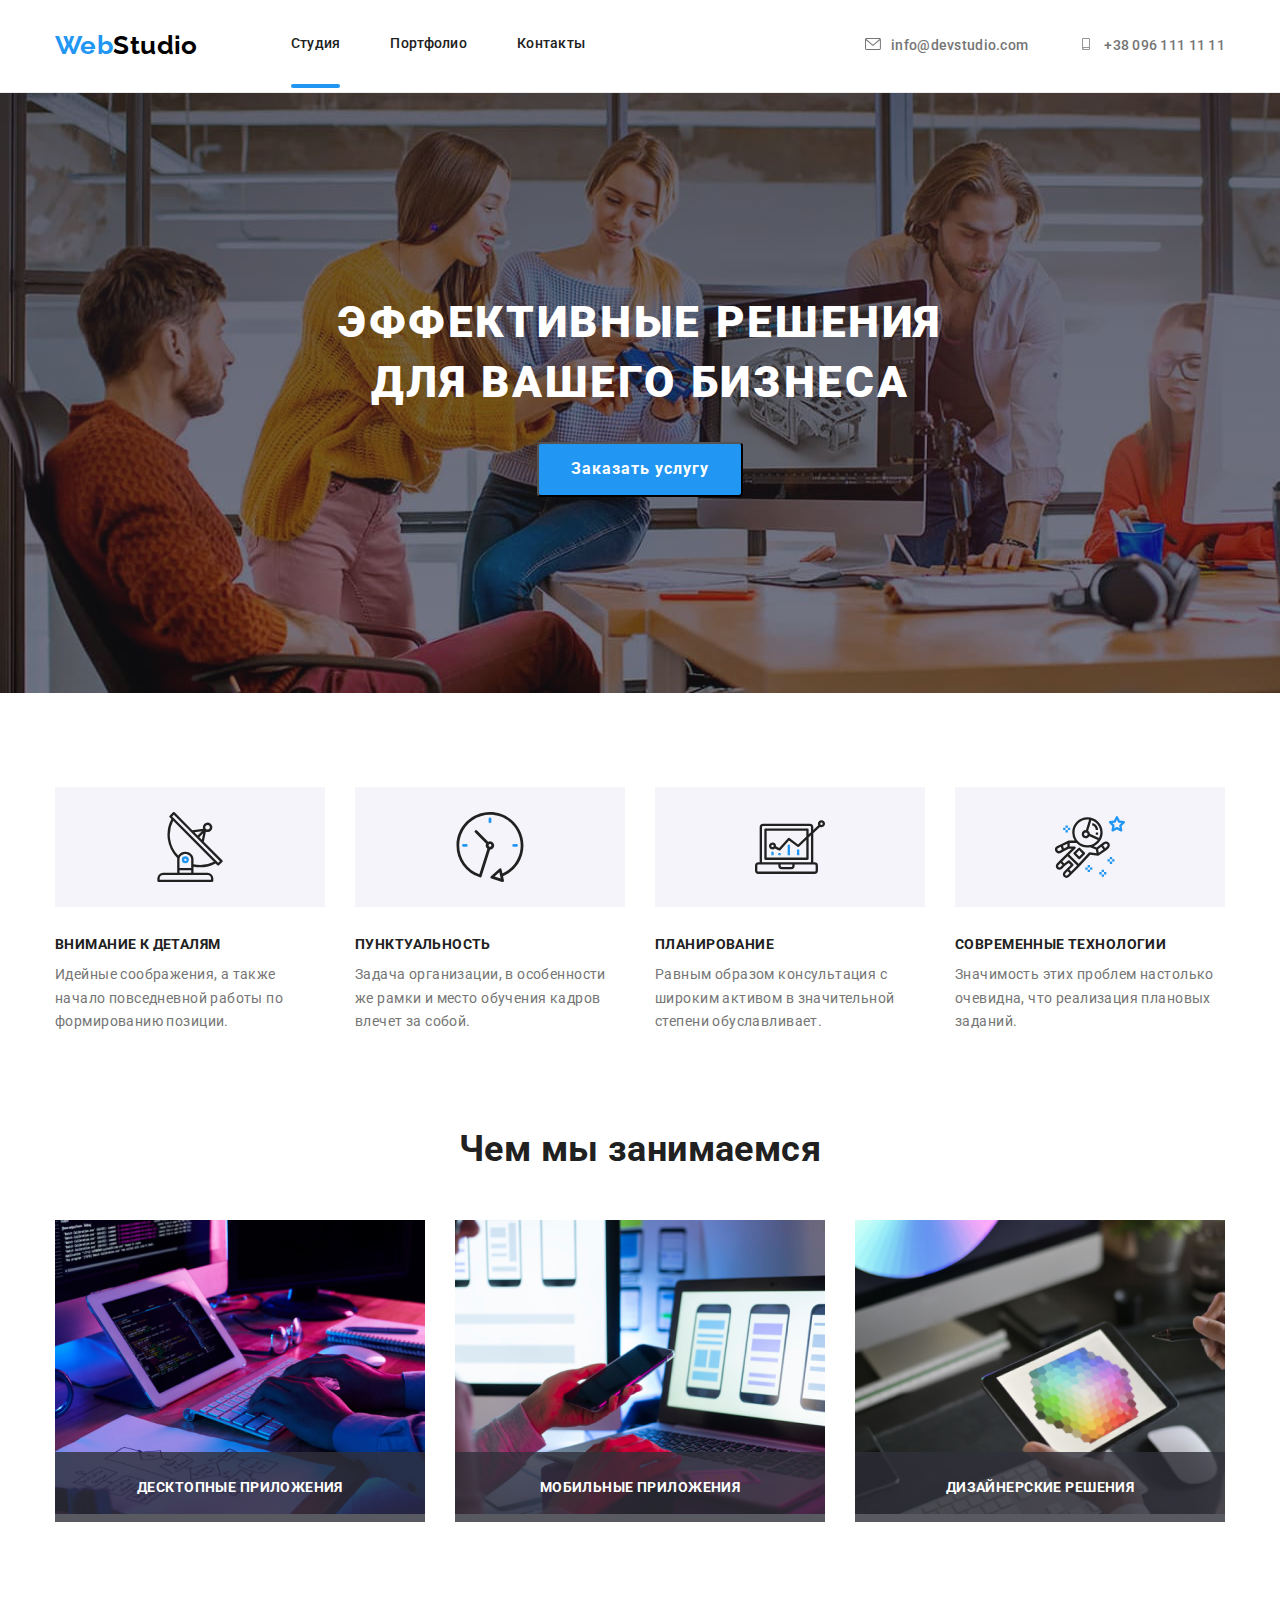
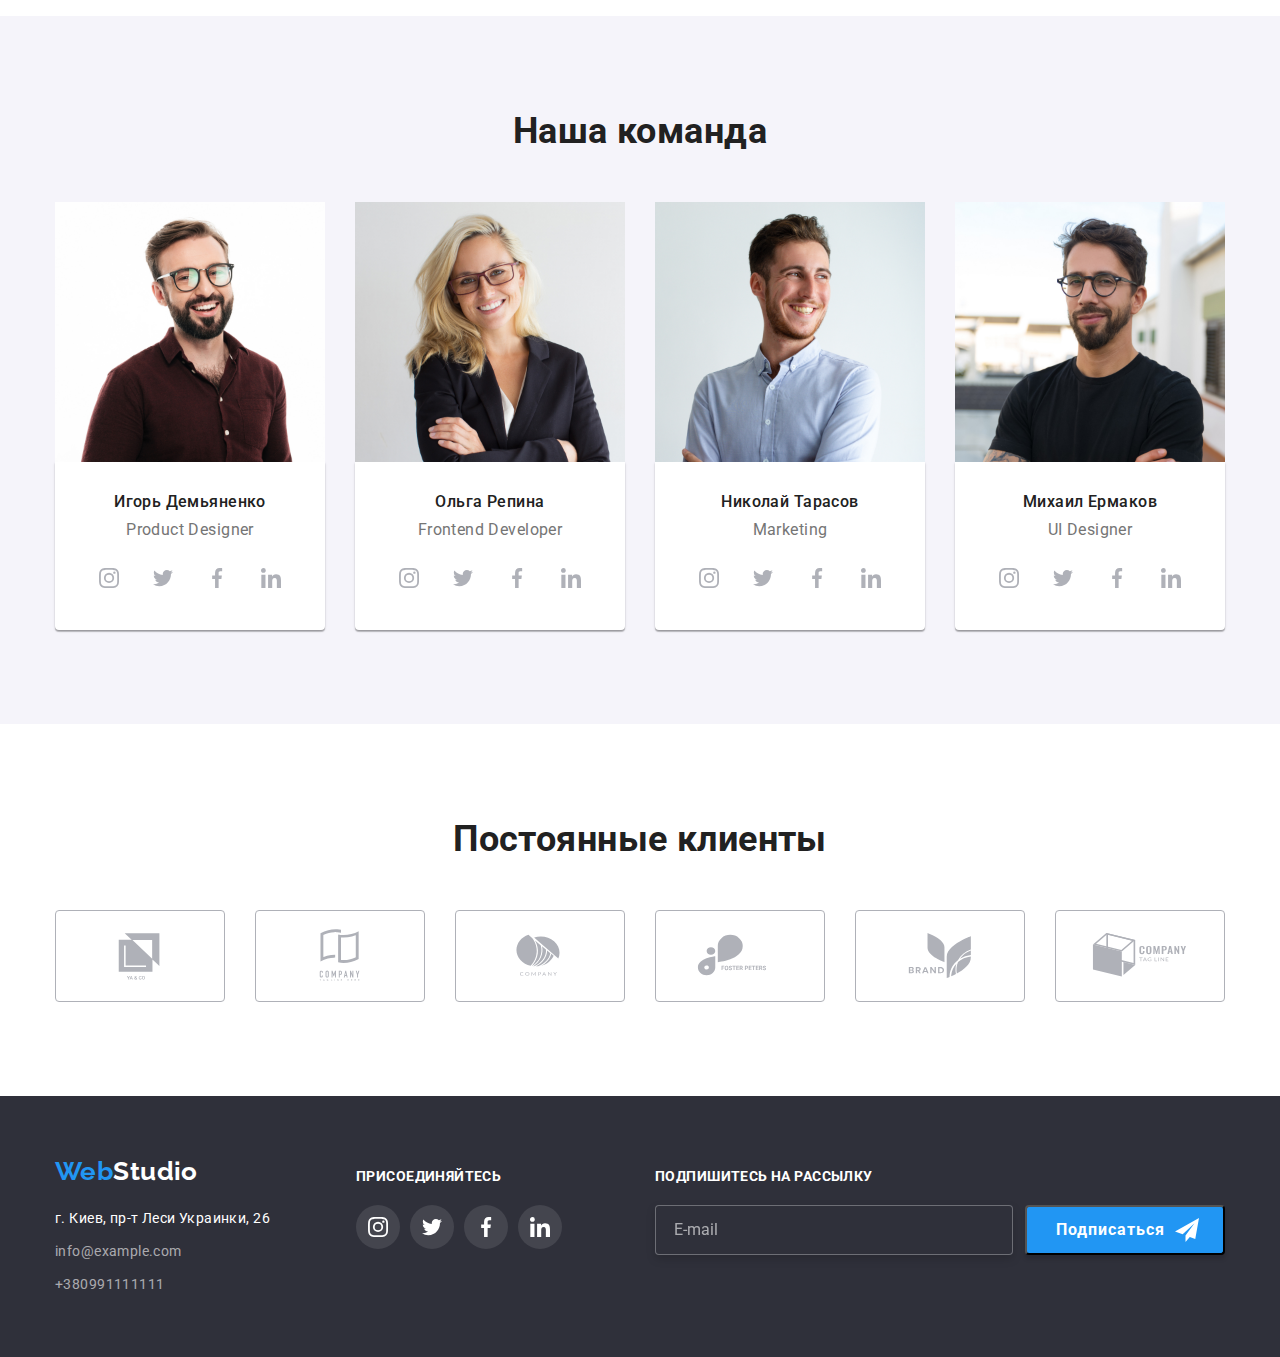
<file: index.html>
<!DOCTYPE html>
<html lang="ru">
<head>
    <meta charset="UTF-8">
    <meta http-equiv="X-UA-Compatible" content="IE=edge">
    <meta name="viewport" content="width=device-width, initial-scale=1.0">
    <title>Document</title>
    <link rel="preconnect" href="https://fonts.googleapis.com">
<link rel="preconnect" href="https://fonts.gstatic.com" crossorigin>
<link href="https://fonts.googleapis.com/css2?family=Raleway:wght@700&family=Roboto:wght@400;500;700;900&display=swap" rel="stylesheet">
 <link rel="stylesheet" href="https://cdnjs.cloudflare.com/ajax/libs/modern-normalize/1.1.0/modern-normalize.min.css">
<link rel="stylesheet" href="./css/main.min.css">
</head>
<body>
       <header class="page-header">
        <div class="container main-nav">
            <nav class="logo">
                <a href="" class="logo__link">
                 <span class="logo2__link">Web</span>Studio
                </a>
               <ul class="site-nav list">
                   <li class="site-nav__item"><a class="site-nav__link site-nav__link--active" href="./index.html">Студия</a></li>
                   <li class="site-nav__item"><a class="site-nav__link" href="./portfolio.html">Портфолио</a></li>
                   <li class="site-nav__item"><a class="site-nav__link" href="">Контакты</a></li>
               </ul>
            </nav>
               <ul class="connection list">
                   <li class="connection__item">
                    <a href="" class="connection__email"><svg class="connection__icon" width="16px" height="12px">
                       <use href="./images/icons.svg#mail-hover"></use>
                   </svg>info@devstudio.com</a></li>
                   <li class="connection__item">
                    <a href="" class="connection__tel"><svg class="connection__icon" width="10px" height="16px">
                        <use href="./images/icons.svg#smartphone"></use>
                    </svg>+38 096 111 11 11</a></li>
               </ul>
        </div>
    </header> 
                
    <main>
    
   <section class="hero section">
       <div class="container">
       <h1 class="hero__title">Эффективные решения<br> для вашего бизнеса</h1>
       <button type="button" class="hero__button" data-modal-open>Заказать услугу</button>
    </div>
    <div class="backdrop is-hidden" data-modal>
        <div class="modal">
            <svg class="modal__icon" height="11px" width="11px">
                <use href="./images/icons.svg#icon-Vector" data-modal-close></use>
            </svg>
        <form class="form">
            <b class="form__title">Оставьте свои данные, мы вам перезвоним</b>
      <div class="form__field">   
            <label for="name" class="form__label">Имя</label>
            <input class="form__input" type="text" name="name" id="name">
            <svg class="form__icon" height="18px" width="18px">
            <use href="./images/icons.svg#icon-person-black-18dp-1"></use>
        </svg></div>
        <div class="form__field">
            <label for="tel" class="form__label">Телефон</label>
            <input class="form__input" type="tel" name="tel" id="tel">
            <svg class="form__icon" height="18px" width="18px">
            <use href="./images/icons.svg#icon-phone-black-18dp-1"></use>
            </svg>
        </div>
        <div class="form__field">
            <label for="email" class="form__label">Почта</label>
            <input class="form__input" type="email" name="email" id="email">
            <svg class="form__icon" height="18px" width="18px">
            <use href="./images/icons.svg#icon-email-black-18dp-1"></use>
            </svg>
        </div>
        <div class="form__field coment-box">
            <label for="coment" class="form__label">Комментарий</label>
            <textarea class="form__coment" name="coment" id="coment" placeholder="Введите текст"></textarea>
         </div>
        <label class="checkbox">
        <input type="checkbox" name="chekc" value="chekc" class="checkbox__form">
        <span class="checkbox__icon"></span>Соглашаюсь с рассылкой и принимаю &nbsp;
        <a href="" class="checkbox__link"> Условия договора</a>
        </label>

        <button class="button-modal" type="submit">Отправить</button>
    </form>
     </div>
</div>
   </section>
  
   <section class="section">
    <div class="container">
    <h2 class="second-title visually-hidden">Принципы</h2>
       <ul class="principlist list">
           <li class="principlist__subtitle">
               <div class="principlist__icon-box">
                   <svg class="principlist__image" height="70px" width="70px">
                   <use href="./images/icons.svg#antenna-1"></use>
               </svg> </div>
               <h3 class="principlist__title">Внимание к деталям</h3>
               <p>Идейные соображения, а также начало повседневной работы по формированию позиции.</p>
            </li>
            <li class="principlist__subtitle">
               <div class="principlist__icon-box">
                <svg class="principlist__image" height="70px" width="70px">
                    <use href="./images/icons.svg#clock-1"></use>
                </svg></div>
                <h3 class="principlist__title">Пунктуальность</h3>
                <p>Задача организации, в особенности же рамки и место обучения кадров влечет за собой.</p>
             </li>
             <li class="principlist__subtitle">
               <div class="principlist__icon-box">
                <svg class="principlist__image" height="70px" width="70px">
                    <use href="./images/icons.svg#diagram-1"></use>
                </svg></div>
                <h3 class="principlist__title">Планирование</h3>
                <p>Равным образом консультация с широким активом в значительной степени обуславливает.</p>
             </li>
             <li class="principlist__subtitle"> 
                <div class="principlist__icon-box">
                <svg class="principlist__image" height="70px" width="70px">
                    <use href="./images/icons.svg#astronaut-1"></use>
                </svg></div>
                 <h3 class="principlist__title">Современные технологии</h3>
                <p>Значимость этих проблем настолько очевидна, что реализация плановых заданий.</p>
             </li>
       </ul>
    </div>
   </section>
   <section class="title section">
       <div class="container">
       <h2 class="second-title list">Чем мы занимаемся</h2>
       <ul class="work-list list">
           <li class="work-list__foto">
            <div class="work-list__image"><img src="./images/1.jpg" alt="Рабочий процес програмирования" width="370">
            <div class="work-list__descript"> <p class="work-list__text">Десктопные приложения</p></div></div>
            </li>
           <li class="work-list__foto">
            <div class="work-list__image"><img src="./images/2.jpg" alt="Ноутбук и смартфон" width="370">
            <div class="work-list__descript"> <p class="work-list__text">Мобильные приложения</p> </div></div>
        </li>
           <li class="work-list__foto">
            <div class="work-list__image"><img src="./images/3.png" alt="Цветовая палитра на экране планшета" width="370">
            <div class="work-list__descript"> <p class="work-list__text">Дизайнерские решения</p> </div></div>
        </li>
       </ul>
    </div>
    </section>


   <section class="title-team section">
       <div class="container">
       <h2 class="second-title list">Наша команда</h2>
       <ul class="our-team list">
           <li class="our-team__list">
            <img src="./images/4.jpg" class="our-team__foto" alt="Фото Игоря Демьяненко" width="270">
        <div class="team">
            <h3 class="our-team__title">Игорь Демьяненко</h3>
            <p class="our-team__text">Product Designer</p>
        <ul class="social-group list"> 
        <li class="social-group__icon">
            <a href="" class="social-group__link">
                <svg class="social-group__icon" height="20" width="20">
                  <use href="./images/icons.svg#instagram-grey"></use>
               </svg> 
            </a> 
        </li>
        <li class="social-group__icon">
            <a href="" class="social-group__link">
                <svg class="social-group__icon" height="20" width="20">
                  <use href="./images/icons.svg#twitter-1"></use>
                </svg> 
            </a>
        </li>
        <li class="social-group__icon">
             <a href="" class="social-group__link">
                 <svg class="social-group__icon" height="20" width="20">
                     <use href="./images/icons.svg#facebook-1"></use>
                </svg> 
            </a>
        </li>
        <li class="social-group__icon">
             <a href="" class="social-group__link">
                 <svg class="social-group__icon" height="20" width="20">
                  <use href="./images/icons.svg#linkedin-1"></use>
                </svg> 
            </a>
         </li>
        </ul>  
        </div>
           </li>
           <li class="our-team__list">            
            <img src="./images/5.jpg" class="our-team__foto" alt="Фото Ольги Репиной" width="270">
        <div class="team">
            <h3 class="our-team__title">Ольга Репина</h3>
            <p class="our-team__text">Frontend Developer</p>
            <ul class="social-group list"> 
                <li class="social-group__icon">
                    <a href="" class="social-group__link">
                        <svg class="social-group__icon" height="20" width="20">
                          <use href="./images/icons.svg#instagram-grey"></use>
                       </svg> 
                    </a> 
                </li>
                <li class="social-group__icon">
                    <a href="" class="social-group__link">
                        <svg class="social-group__icon" height="20" width="20">
                          <use href="./images/icons.svg#twitter-1"></use>
                        </svg> 
                    </a>
                </li>
                <li class="social-group__icon">
                     <a href="" class="social-group__link">
                         <svg class="social-group__icon" height="20" width="20">
                             <use href="./images/icons.svg#facebook-1"></use>
                        </svg> 
                    </a>
                </li>
                <li class="social-group__icon">
                     <a href="" class="social-group__link">
                         <svg class="social-group__icon" height="20" width="20">
                          <use href="./images/icons.svg#linkedin-1"></use>
                        </svg> 
                    </a>
                 </li>
                </ul>  
        </div>
           </li>
           <li class="our-team__list">
            <img src="./images/6.jpg" class="our-team__foto" alt="Фото Николая Тарасова" width="270">
        <div class="team">
            <h3 class="our-team__title">Николай Тарасов</h3>
            <p class="our-team__text">Marketing</p>
            <ul class="social-group list"> 
                <li class="social-group__icon">
                    <a href="" class="social-group__link">
                        <svg class="social-group__icon" height="20" width="20">
                          <use href="./images/icons.svg#instagram-grey"></use>
                       </svg> 
                    </a> 
                </li>
                <li class="social-group__icon">
                    <a href="" class="social-group__link">
                        <svg class="social-group__icon" height="20" width="20">
                          <use href="./images/icons.svg#twitter-1"></use>
                        </svg> 
                    </a>
                </li>
                <li class="social-group__icon">
                     <a href="" class="social-group__link">
                         <svg class="social-group__icon" height="20" width="20">
                             <use href="./images/icons.svg#facebook-1"></use>
                        </svg> 
                    </a>
                </li>
                <li class="social-group__icon">
                     <a href="" class="social-group__link">
                         <svg class="social-group__icon" height="20" width="20">
                          <use href="./images/icons.svg#linkedin-1"></use>
                        </svg> 
                    </a>
                 </li>
                </ul>  
        </div>
           </li>
           <li class="our-team__list"> 
            <img src="./images/7.jpg" class="our-team__foto" alt="Фото Михаила Ермакова" width="270">
         <div class="team">
            <h3 class="our-team__title">Михаил Ермаков</h3>
            <p class="our-team__text">UI Designer</p>
            <ul class="social-group list"> 
                <li class="social-group__icon">
                    <a href="" class="social-group__link">
                        <svg class="social-group__icon" height="20" width="20">
                          <use href="./images/icons.svg#instagram-grey"></use>
                       </svg> 
                    </a> 
                </li>
                <li class="social-group__icon">
                    <a href="" class="social-group__link">
                        <svg class="social-group__icon" height="20" width="20">
                          <use href="./images/icons.svg#twitter-1"></use>
                        </svg> 
                    </a>
                </li>
                <li class="social-group__icon">
                     <a href="" class="social-group__link">
                         <svg class="social-group__icon" height="20" width="20">
                             <use href="./images/icons.svg#facebook-1"></use>
                        </svg> 
                    </a>
                </li>
                <li class="social-group__icon">
                     <a href="" class="social-group__link">
                         <svg class="social-group__icon" height="20" width="20">
                          <use href="./images/icons.svg#linkedin-1"></use>
                        </svg> 
                    </a>
                 </li>
                </ul>  
        </div>
        </li>
       </ul>
    </div>   
   </section>
<section class="section">
    <div class="container">
        <h2 class="second-title list">Постоянные клиенты</h2>
           <ul class="client list">
               <li class="client__list">
                   <a href="" class="client__link">
                       <svg class="client__logo" height="60" width="106">
                       <use href="./images/icons.svg#Logo"></use>
                   </svg> 
                </a>
                </li>
                <li class="client__list">
                    <a href="" class="client__link">
                        <svg class="client__logo" height="60" width="106">
                        <use href="./images/icons.svg#Logo-1"></use>
                    </svg> </a>
                 </li>
                 <li class="client__list">
                    <a href="" class="client__link">
                        <svg class="client__logo" height="60" width="106">
                        <use href="./images/icons.svg#Logo-2"></use>
                    </svg> </a>
                 </li>
                 <li class="client__list">
                    <a href="" class="client__link">
                        <svg class="client__logo" height="60" width="106">
                        <use href="./images/icons.svg#Logo-3"></use>
                    </svg> </a>
                 </li>
                 <li class="client__list">
                    <a href="" class="client__link">
                        <svg class="client__logo" height="60" width="106">
                        <use href="./images/icons.svg#Logo-4"></use>
                    </svg> </a>
                 </li>
                 <li class="client__list">
                    <a href="" class="client__link">
                        <svg class="client__logo" height="60" width="106">
                        <use href="./images/icons.svg#Logo-5"></use>
                    </svg> </a>
                 </li>

            </ul>           
   </div>                
</section>
</main>


<footer class="footer">
    <section class="page-footer">
    <div class="container footer-container">
    <div class="logo-contacts">
        <a href="" class="logo-footer ">
        <span class="logo-footer2">Web</span>Studio
       </a>
  <address class="contacts">
        <ul class="contacts__list list">
            <li><a href="" class="contacts__addres">г. Киев, пр-т Леси Украинки, 26</a></li>
            <li><a href="mailto:info@example.com" class="contacts__mail">info@example.com</a></li>
            <li><a href="tel:+380991111111" class="contacts__tel">+380991111111</a></li>
        </ul>
    </address>
</div>
<div class="networks-box">
<h3 class="networks-box__title">Присоединяйтесь</h3>
<ul class="networks list">
    <li class="networks__list">
        <a href="" class="networks__link">
            <svg class="networks__icon" height="20" width="20">
              <use href="./images/icons.svg#instagram-grey"></use>
           </svg> 
        </a> 
    </li>
    <li class="networks__list">
        <a href="" class="networks__link">
            <svg class="networks__icon" height="20" width="20">
              <use href="./images/icons.svg#twitter-1"></use>
           </svg> 
        </a> 
    </li>
    <li class="networks__list">
        <a href="" class="networks__link">
            <svg class="networks__icon" height="20" width="20">
              <use href="./images/icons.svg#facebook-1"></use>
           </svg> 
        </a> 
    </li>
    <li class="networks__list">
        <a href="" class="networks__link">
            <svg class="networks__icon" height="20" width="20">
              <use href="./images/icons.svg#linkedin-1"></use>
           </svg> 
        </a> 
    </li>
</ul>
</div>
<form class="subscribe">
<div class="subscribe__form">
    <h3 class="subscribe__title">Подпишитесь на рассылку</h3>
<label for="subscribe__email"></label>
    <input type="email" name="email" id="subscribe-email" placeholder="E-mail">
</div>
<button type="submit" class="subscribe__button">Подписаться
    <svg class="subscribe__footer-icon" height="24" width="24">
        <use href="./images/icons.svg#icon-icon-send"></use>
        </svg>
</button>
</form>

</div>
</section>
</footer>
<script src="./js/modal.js"></script>
</body>
</html>
</file>
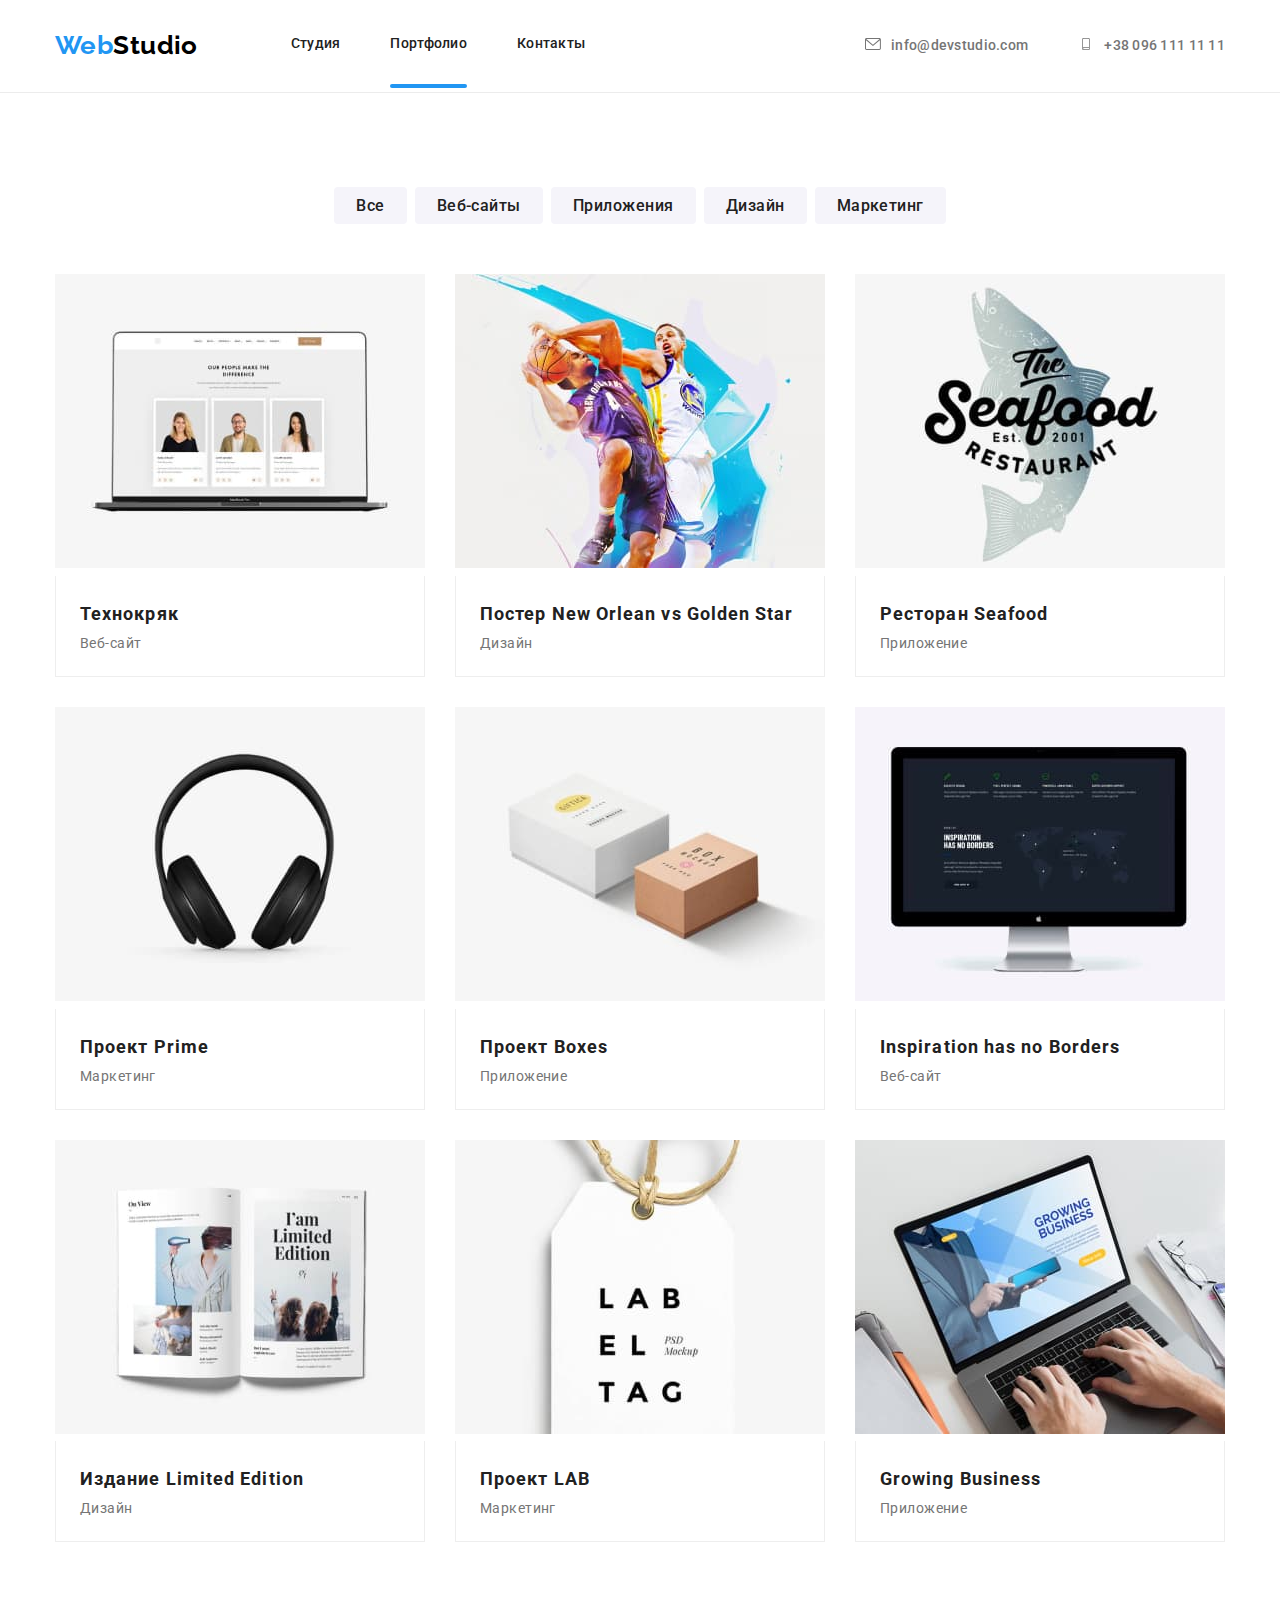
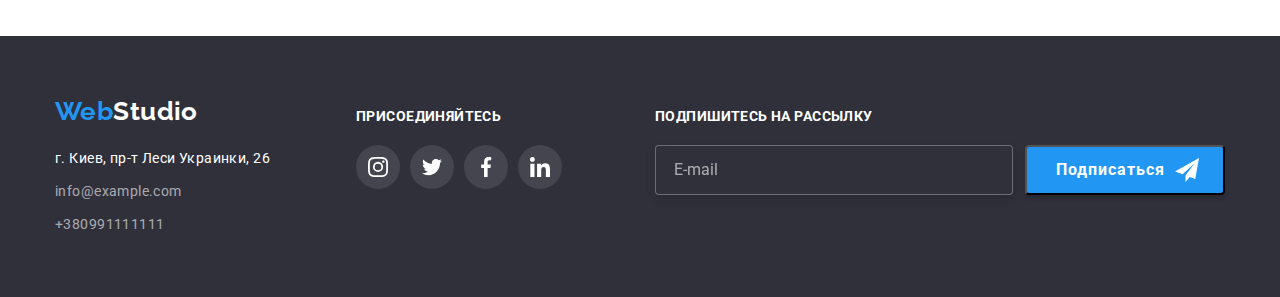
<file: portfolio.html>
<!DOCTYPE html>
<html lang="ru">
<head>
    <meta charset="UTF-8">
    <meta http-equiv="X-UA-Compatible" content="IE=edge">
    <meta name="viewport" content="width=device-width, initial-scale=1.0">
    <title>Document</title>
    <link rel="preconnect" href="https://fonts.googleapis.com">
<link rel="preconnect" href="https://fonts.gstatic.com" crossorigin>
<link href="https://fonts.googleapis.com/css2?family=Raleway:wght@700&family=Roboto:wght@400;500;700;900&display=swap" rel="stylesheet">
   <link rel="stylesheet" href="https://github.com/sindresorhus/modern-normalize/blob/main/modern-normalize.css">
   <link rel="stylesheet" href="https://cdnjs.cloudflare.com/ajax/libs/modern-normalize/1.1.0/modern-normalize.min.css">
   <link rel="stylesheet" href="./css/main.min.css">
</head>
<body>
    <header class="page-header">
        <div class="container main-nav">
            <nav class="logo">
                <a href="" class="logo__link">
                 <span class="logo2__link">Web</span>Studio
                </a>
               <ul class="site-nav list">
                   <li class="site-nav__item"><a class="site-nav__link" href="./index.html">Студия</a></li>
                   <li class="site-nav__item"><a class="site-nav__link site-nav__link--active" href="./portfolio.html">Портфолио</a></li>
                   <li class="site-nav__item"><a class="site-nav__link" href="">Контакты</a></li>
               </ul>
            </nav>
            <ul class="connection list">
                <li class="connection__item">
                 <a href="" class="connection__email"><svg class="connection__icon" width="16px" height="12px">
                    <use href="./images/icons.svg#mail-hover"></use>
                </svg>info@devstudio.com</a></li>
                <li class="connection__item">
                 <a href="" class="connection__tel"><svg class="connection__icon" width="10px" height="16px">
                     <use href="./images/icons.svg#smartphone"></use>
                 </svg>+38 096 111 11 11</a></li>
            </ul>
        </div>
    </header> 
<main>
    <section class="section">
    <h1 class="visually-hidden">Наши работы</h1>
    <div class="container">
    <ul class="filter list">
        <li class="filter__block"><button type="button" class="filter__button">Все</button></li>
        <li class="filter__block"><button type="button" class="filter__button">Веб-сайты</button></li>
        <li class="filter__block"><button type="button" class="filter__button">Приложения</button></li>
        <li class="filter__block"><button type="button" class="filter__button">Дизайн</button></li>
        <li class="filter__block"><button type="button" class="filter__button">Маркетинг</button></li>
    </ul>
</div>
    <div class="container">
    <ul class="progect list">
        <li class="item">
           <div class="item__box">
           <img src="./images/Технокряк.jpg" class="item__img" alt="Изображение сайта на ноутбуке" width="370">
           <p class="item__text">Технокряк это современная площадка распространения коронавируса. Компании используют эту платформу для цифрового шпионажа и атак на защищённые сервера конкурентов.</p>
        </div>
        <div class="item-border">
            <h2 class="item__descript">Технокряк</h2>
            <p>Веб-сайт</p>
        </div> 
        </li>
        <li class="item">
            <div class="item__box">
            <img src="./images/постер.jpg" class="item__img" alt="Игра в баскетбол" width="370">
            <p class="item__text">Технокряк это современная площадка распространения коронавируса. Компании используют эту платформу для цифрового шпионажа и атак на защищённые сервера конкурентов.</p>
        </div>
            <div class="item-border">
            <h2 class="item__descript">Постер New Orlean vs Golden Star</h2>
            <p>Дизайн</p>
        </div>    
        </li>
        <li class="item">
            <div class="item__box">
            <img src="./images/ресторан.jpg" class="item__img" alt="Логотип ресторана" width="370">
            <p class="item__text">Технокряк это современная площадка распространения коронавируса. Компании используют эту платформу для цифрового шпионажа и атак на защищённые сервера конкурентов.</p>
        </div>
            <div class="item-border">
            <h2 class="item__descript">Ресторан Seafood</h2>
            <p>Приложение</p>
        </div>
        </li>
        <li class="item">
            <div class="item__box">
            <img src="./images/проектпрайм1.jpg" class="item__img" alt="Наушники" width="370">
            <p class="item__text">Технокряк это современная площадка распространения коронавируса. Компании используют эту платформу для цифрового шпионажа и атак на защищённые сервера конкурентов.</p>
        </div>    
        <div class="item-border">
            <h2 class="item__descript">Проект Prime</h2>
            <p>Маркетинг</p>
        </div>
        </li>
        <li class="item">
            <div class="item__box">
            <img src="./images/проектбоксес.jpg" class="item__img" alt="Упаковочные коробки" width="370">
            <p class="item__text">Технокряк это современная площадка распространения коронавируса. Компании используют эту платформу для цифрового шпионажа и атак на защищённые сервера конкурентов.</p>
        </div>
            <div class="item-border">
            <h2 class="item__descript">Проект Boxes</h2>
            <p>Приложение</p>
        </div>
        </li>
        <li class="item">
            <div class="item__box">
            <img src="./images/инспирейшн.jpg" class="item__img" alt="Изображен сайт на мониторе" width="370">
            <p class="item__text">Технокряк это современная площадка распространения коронавируса. Компании используют эту платформу для цифрового шпионажа и атак на защищённые сервера конкурентов.</p>
        </div>
            <div class="item-border">    
            <h2 class="item__descript">Inspiration has no Borders</h2>
            <p>Веб-сайт</p>
        </div>
        </li>
        <li class="item">
            <div class="item__box">
            <img src="./images/издание.jpg" class="item__img" alt="Открытая книга" width="370">
            <p class="item__text">Технокряк это современная площадка распространения коронавируса. Компании используют эту платформу для цифрового шпионажа и атак на защищённые сервера конкурентов.</p>
        </div>
            <div class="item-border">    
            <h2 class="item__descript">Издание Limited Edition</h2>
            <p>Дизайн</p>
        </div>
        </li>
        <li class="item">
            <div class="item__box">
            <img src="./images/проектлаб.jpg" class="item__img" alt="Ярлык" width="370">
            <p class="item__text">Технокряк это современная площадка распространения коронавируса. Компании используют эту платформу для цифрового шпионажа и атак на защищённые сервера конкурентов.</p>
        </div>
            <div class="item-border">
            <h2 class="item__descript">Проект LAB</h2>
            <p>Маркетинг</p>
        </div>
        </li>
        <li class="item">
            <div class="item__box">
            <img src="./images/грувин.jpg" class="item__img" alt="Парень печатает на ноутбуке" width="370">
            <p class="item__text">Технокряк это современная площадка распространения коронавируса. Компании используют эту платформу для цифрового шпионажа и атак на защищённые сервера конкурентов.</p>
        </div>
            <div class="item-border">
            <h2 class="item__descript">Growing Business</h2>
            <p>Приложение</p>
        </div>
        </li>
    </ul>
</div>
</section>
</main>
<footer class="footer">
    <section class="page-footer">
    <div class="container footer-container">
    <div class="logo-contacts">
        <a href="" class="logo-footer ">
        <span class="logo-footer2">Web</span>Studio
       </a>
  <address class="contacts">
        <ul class="contacts__list list">
            <li><a href="" class="contacts__addres">г. Киев, пр-т Леси Украинки, 26</a></li>
            <li><a href="mailto:info@example.com" class="contacts__mail">info@example.com</a></li>
            <li><a href="tel:+380991111111" class="contacts__tel">+380991111111</a></li>
        </ul>
    </address>
</div>
<div class="networks-box">
<h3 class="networks-box__title">Присоединяйтесь</h3>
<ul class="networks list">
    <li class="networks__list">
        <a href="" class="networks__link">
            <svg class="networks__icon" height="20" width="20">
              <use href="./images/icons.svg#instagram-grey"></use>
           </svg> 
        </a> 
    </li>
    <li class="networks__list">
        <a href="" class="networks__link">
            <svg class="networks__icon" height="20" width="20">
              <use href="./images/icons.svg#twitter-1"></use>
           </svg> 
        </a> 
    </li>
    <li class="networks__list">
        <a href="" class="networks__link">
            <svg class="networks__icon" height="20" width="20">
              <use href="./images/icons.svg#facebook-1"></use>
           </svg> 
        </a> 
    </li>
    <li class="networks__list">
        <a href="" class="networks__link">
            <svg class="networks__icon" height="20" width="20">
              <use href="./images/icons.svg#linkedin-1"></use>
           </svg> 
        </a> 
    </li>
</ul>
</div>
<form class="subscribe">
<div class="subscribe__form">
    <h3 class="subscribe__title">Подпишитесь на рассылку</h3>
<label for="subscribe__email"></label>
    <input type="email" name="email" id="subscribe-email" placeholder="E-mail">
</div>
<button type="submit" class="subscribe__button">Подписаться
    <svg class="subscribe__footer-icon" height="24" width="24">
        <use href="./images/icons.svg#icon-icon-send"></use>
        </svg>
</button>
</form>

</div>
</section>
</footer>
</body>
</html>
</file>
<file: css/main.min.css>
:root{--black: #212121 ;--accent-color: #2196F3;--text-color: #757575;--white: #FFFFFF;--dark-background: #2F303A;--light-background: #F5F4FA;--social-icon:#afb1b8;--animation-transition:250ms cubic-bezier(0.4, 0, 0.2, 1)}.list{padding:0;margin:0;list-style:none}.visually-hidden{position:absolute;width:1px;height:1px;margin:-1px;padding:0;overflow:hidden;border:0;clip:rect(0 0 0 0)}p{margin-top:0;margin-bottom:0}h3{margin-top:0;margin-bottom:0}body{background-color:#fff;color:#757575;font-family:Roboto, sans-serif;font-style:normal;font-weight:400;font-size:14px;line-height:1.7;letter-spacing:0.03em}.section{padding-top:94px;padding-bottom:94px}.page-header{border-bottom:1px solid #ececec}.container{width:1200px;padding-left:15px;padding-right:15px;margin-left:auto;margin-right:auto}.logo{display:-webkit-box;display:-webkit-flex;display:-ms-flexbox;display:flex;-webkit-box-align:center;-webkit-align-items:center;-ms-flex-align:center;align-items:center}.logo__link{color:black;font-family:Raleway, cursive, sans-serif;font-weight:700;font-size:26px;line-height:1.19;text-decoration:none}.logo2__link{color:#2196F3}.main-nav{display:-webkit-box;display:-webkit-flex;display:-ms-flexbox;display:flex;-webkit-box-align:center;-webkit-align-items:center;-ms-flex-align:center;align-items:center}.site-nav{display:-webkit-box;display:-webkit-flex;display:-ms-flexbox;display:flex;margin-left:93px;padding-top:32px;padding-bottom:32px}.site-nav{display:-webkit-box;display:-webkit-flex;display:-ms-flexbox;display:flex;padding-top:32px;padding-bottom:32px}.site-nav .site-nav__item+.site-nav__item{margin-left:50px}.site-nav__link{font-size:14px;color:var(--black);font-weight:500;line-height:1.14;letter-spacing:0.02em;text-decoration:none;-webkit-transition:var(--animation-transition);-o-transition:var(--animation-transition);transition:var(--animation-transition)}.site-nav__link:hover,.site-nav__link:focus{color:var(--accent-color)}.site-nav__link--active::after{content:"";display:block;position:relative;top:28px;bottom:0;width:100%;height:4px;background-color:var(--accent-color);-webkit-border-radius:4px;border-radius:4px}.connection{display:-webkit-box;display:-webkit-flex;display:-ms-flexbox;display:flex;margin-left:auto}.connection__tel{margin-left:50px}.connection__email,.connection__tel{font-family:Roboto;font-weight:500;font-size:14px;line-height:1.14;letter-spacing:0.02em;color:var(--text-color);text-decoration:none;-webkit-transition:var(--animation-transition);-o-transition:var(--animation-transition);transition:var(--animation-transition)}.connection__email:hover,.connection__email:focus,.connection__tel:hover,.connection__tel:focus{color:var(--accent-color)}.connection__icon{padding:0;width:16px;height:12px;margin-right:10px;fill:var(--text-color)}.connection__email:hover .connection__icon,.connection__email:focus .connection__icon,.connection__tel:hover .connection__icon,.connection__tel:focus .connection__icon{fill:var(--accent-color)}.title{padding-top:0}.hero{text-align:center;background-image:-webkit-gradient(linear, left top, left bottom, from(rgba(47,48,58,0.4)), to(rgba(47,48,58,0.233))),url("../images/Fon-header.jpg");background-image:-webkit-linear-gradient(rgba(47,48,58,0.4), rgba(47,48,58,0.233)),url("../images/Fon-header.jpg");background-image:-o-linear-gradient(rgba(47,48,58,0.4), rgba(47,48,58,0.233)),url("../images/Fon-header.jpg");background-image:linear-gradient(rgba(47,48,58,0.4), rgba(47,48,58,0.233)),url("../images/Fon-header.jpg");background-repeat:no-repeat;height:600px;max-width:1600px;margin-left:auto;margin-right:auto;padding-top:200px;padding-bottom:200px}.hero__title{margin-top:0;margin-bottom:0;padding-bottom:30px;text-transform:uppercase;color:var(--white);font-weight:900;font-size:44px;line-height:1.36;letter-spacing:0.06em}.hero__button{display:inline-block;cursor:pointer;font-family:inherit;color:var(--white);background-color:var(--accent-color);font-weight:700;-webkit-border-radius:4px;border-radius:4px;padding:10px 32px;margin-left:auto;margin-right:auto;min-width:200px;font-size:16px;line-height:1.88;display:-webkit-box;display:-webkit-flex;display:-ms-flexbox;display:flex;text-align:center;letter-spacing:0.06em}.backdrop{position:fixed;top:0;left:0;width:100%;height:100%;z-index:1;background-color:rgba(0,0,0,0.2);-webkit-transition:var(--animation-transition);-o-transition:var(--animation-transition);transition:var(--animation-transition)}.backdrop.is-hidden{visibility:hidden;opacity:0;pointer-events:none}.modal{position:absolute;top:50%;left:50%;-webkit-transform:translate(-50%, -50%);-ms-transform:translate(-50%, -50%);transform:translate(-50%, -50%);width:528px;height:581px;background-color:var(--white)}.modal__icon{position:absolute;cursor:pointer;top:8px;right:8px;display:-webkit-box;display:-webkit-flex;display:-ms-flexbox;display:flex;-webkit-box-pack:center;-webkit-justify-content:center;-ms-flex-pack:center;justify-content:center;-webkit-box-align:center;-webkit-align-items:center;-ms-flex-align:center;align-items:center;height:30px;width:30px;padding:6px;fill:var(--black);border:1px solid rgba(0,0,0,0.1);-webkit-border-radius:50%;border-radius:50%}.modal__icon:hover{fill:var(--accent-color)}.form__coment{resize:none;cursor:pointer}.form{padding:40px}.form__field{position:relative;display:-webkit-box;display:-webkit-flex;display:-ms-flexbox;display:flex;-webkit-box-orient:vertical;-webkit-box-direction:normal;-webkit-flex-direction:column;-ms-flex-direction:column;flex-direction:column;margin-bottom:10px}.form__title{display:block;margin-bottom:12px;font-size:20px;font-weight:700;line-height:1.15;color:#212121}.form__label{display:block;margin-bottom:4px;text-align:left;font-size:12px;line-height:1.17;letter-spacing:0.01em;color:#757575}.form__input{position:relative;display:-webkit-box;display:-webkit-flex;display:-ms-flexbox;display:flex;cursor:pointer;height:40px;padding-left:42px;border:1px solid rgba(33,33,33,0.2);-webkit-box-sizing:border-box;box-sizing:border-box;-webkit-border-radius:4px;border-radius:4px}.form__input:focus{padding-left:42px;border:1px solid var(--accent-color);outline-color:var(--accent-color);fill:var(--accent-color)}.form__icon{position:absolute;left:12px;top:30px}.form__coment{font-size:12px;line-height:1.17;letter-spacing:0.01em;padding:12px 16px;height:120px;border:1px solid rgba(33,33,33,0.2);-webkit-box-sizing:border-box;box-sizing:border-box;-webkit-border-radius:4px;border-radius:4px}.form__coment::-webkit-input-placeholder{color:rgba(117,117,117,0.5)}.form__coment:-ms-input-placeholder{color:rgba(117,117,117,0.5)}.form__coment::-ms-input-placeholder{color:rgba(117,117,117,0.5)}.form__coment::placeholder{color:rgba(117,117,117,0.5)}.form__coment:focus{outline-color:var(--accent-color)}.coment-box{margin-bottom:20px}.checkbox{display:-webkit-box;display:-webkit-flex;display:-ms-flexbox;display:flex;margin-bottom:30px;-webkit-box-pack:center;-webkit-justify-content:center;-ms-flex-pack:center;justify-content:center;-webkit-box-align:center;-webkit-align-items:center;-ms-flex-align:center;align-items:center}.checkbox__form{position:absolute;width:1px;height:1px;margin:-1px;border:0;padding:0;clip:rect(0 0 0 0);overflow:hidden}.checkbox__icon{display:inline-block;width:16px;height:15px;margin-right:7px;border:2px solid var(--black);-webkit-border-radius:4px;border-radius:4px}.checkbox__form:checked+.checkbox__icon{background-color:var(--accent-color);border:var(--accent-color);background-image:url("../images/icon check.svg");-webkit-background-size:contain;background-size:contain;background-repeat:no-repeat}.checkbox__link{color:var(--accent-color)}.button-modal{width:200px;height:50px;background-color:var(--accent-color);color:var(--white);-webkit-border-radius:4px;border-radius:4px;border:none;-webkit-box-shadow:0px 4px 4px rgba(0,0,0,0.15);box-shadow:0px 4px 4px rgba(0,0,0,0.15);font-size:16px;font-weight:700;line-height:1.87}.second-title{margin-bottom:50px;padding-top:0;color:var(--black);font-weight:700;font-size:36px;line-height:1.17;text-align:center}.principlist__title{margin-bottom:10px;text-transform:uppercase;color:var(--black);font-weight:700;font-size:14px;line-height:1.14}.principlist,.work-list{display:-webkit-box;display:-webkit-flex;display:-ms-flexbox;display:flex}.principlist__subtitle{display:block;width:270px}.principlist .principlist__subtitle+.principlist__subtitle{margin-left:30px}.principlist__icon-box{display:-webkit-box;display:-webkit-flex;display:-ms-flexbox;display:flex;height:120px;width:270px;-webkit-box-pack:center;-webkit-justify-content:center;-ms-flex-pack:center;justify-content:center;-webkit-box-align:center;-webkit-align-items:center;-ms-flex-align:center;align-items:center;background-color:#f5f4fa;margin-bottom:30px}.work-list .work-list__foto+.work-list__foto{margin-left:30px}.work-list__image{position:relative}.work-list__descript{position:absolute;bottom:0;display:-webkit-box;display:-webkit-flex;display:-ms-flexbox;display:flex;-webkit-box-pack:center;-webkit-justify-content:center;-ms-flex-pack:center;justify-content:center;-webkit-box-align:center;-webkit-align-items:center;-ms-flex-align:center;align-items:center;width:370px;height:70px;background-color:rgba(47,48,58,0.8)}.work-list__text{color:var(--white);text-transform:uppercase;font-weight:700;font-size:14px;line-height:1.17}.our-team{display:-webkit-box;display:-webkit-flex;display:-ms-flexbox;display:flex}.our-team__foto{display:block;max-width:100%;height:auto;margin-top:0;margin-bottom:0px}.title-team{background-color:var(--light-background)}.our-team__list{display:block}.our-team .our-team__list+.our-team__list{margin-left:30px}.team{padding:30px 0;background-color:var(--white);-webkit-box-shadow:0px 1px 3px rgba(0,0,0,0.12),0px 1px 1px rgba(0,0,0,0.14),0px 2px 1px rgba(0,0,0,0.2);box-shadow:0px 1px 3px rgba(0,0,0,0.12),0px 1px 1px rgba(0,0,0,0.14),0px 2px 1px rgba(0,0,0,0.2);-webkit-border-radius:0px 0px 4px 4px;border-radius:0px 0px 4px 4px}.our-team__title{margin-bottom:10px;color:var(--black);font-weight:500;font-size:16px;line-height:1.19;text-align:center}.our-team__text{margin-top:0;margin-bottom:0px;color:var(--text-color);font-size:16px;line-height:1.18;text-align:center}.social-group{display:-webkit-box;display:-webkit-flex;display:-ms-flexbox;display:flex;-webkit-box-pack:center;-webkit-justify-content:center;-ms-flex-pack:center;justify-content:center;margin-top:16px}.social-group .social-group__icon+.social-group__icon{margin-left:10px}.social-group__link{display:-webkit-box;display:-webkit-flex;display:-ms-flexbox;display:flex;-webkit-box-pack:center;-webkit-justify-content:center;-ms-flex-pack:center;justify-content:center;-webkit-box-align:center;-webkit-align-items:center;-ms-flex-align:center;align-items:center;height:44px;width:44px;fill:var(--text-color);-webkit-border-radius:50%;border-radius:50%;-webkit-transition:var(--animation-transition);-o-transition:var(--animation-transition);transition:var(--animation-transition)}.social-group__link:hover,.social-group__link:focus{background-color:var(--accent-color)}.social-group__icon{fill:var(--social-icon);-webkit-transition:var(--animation-transition);-o-transition:var(--animation-transition);transition:var(--animation-transition)}.social-group__link:hover .social-group__icon,.social-group__link:focus .social-group__icon{fill:var(--white);background-color:var(--accent-color)}.client{display:-webkit-box;display:-webkit-flex;display:-ms-flexbox;display:flex}.client__link{display:-webkit-box;display:-webkit-flex;display:-ms-flexbox;display:flex;-webkit-box-pack:center;-webkit-justify-content:center;-ms-flex-pack:center;justify-content:center;-webkit-box-align:center;-webkit-align-items:center;-ms-flex-align:center;align-items:center;height:92px;width:170px;fill:#afb1b8;border:1px solid #afb1b8;-webkit-border-radius:4px;border-radius:4px;-webkit-transition:var(--animation-transition);-o-transition:var(--animation-transition);transition:var(--animation-transition)}.client__link:hover,.client__link:focus{fill:var(--accent-color);border:1px solid var(--accent-color)}.client .client__list+.client__list{margin-left:30px}.footer{background-color:var(--dark-background)}.page-footer{padding-top:60px;padding-bottom:60px}.footer-container{display:-webkit-box;display:-webkit-flex;display:-ms-flexbox;display:flex}.logo-footer{display:block;margin-bottom:20px;color:white;font-family:Raleway, cursive, sans-serif;font-weight:700;font-size:26px;line-height:1.19;text-decoration:none}.logo-footer2{color:#2196F3}.logo-contacts{-webkit-box-flex:1;-webkit-flex-grow:1;-ms-flex-positive:1;flex-grow:1}.contacts__addres{display:-webkit-box;display:-webkit-flex;display:-ms-flexbox;display:flex;margin-bottom:9px;color:var(--white);text-decoration:none;font-style:normal;line-height:1.71}.contacts__mail,.contacts__tel{display:-webkit-box;display:-webkit-flex;display:-ms-flexbox;display:flex;color:rgba(255,255,255,0.6);text-decoration:none;font-style:normal}.contacts__mail{display:-webkit-box;display:-webkit-flex;display:-ms-flexbox;display:flex;margin-bottom:9px}.networks{display:-webkit-box;display:-webkit-flex;display:-ms-flexbox;display:flex;-webkit-box-pack:center;-webkit-justify-content:center;-ms-flex-pack:center;justify-content:center}.networks__link{display:-webkit-box;display:-webkit-flex;display:-ms-flexbox;display:flex;height:44px;width:44px;-webkit-box-pack:center;-webkit-justify-content:center;-ms-flex-pack:center;justify-content:center;-webkit-box-align:center;-webkit-align-items:center;-ms-flex-align:center;align-items:center;background-color:rgba(255,255,255,0.1);-webkit-border-radius:50%;border-radius:50%;-webkit-transition:var(--animation-transition);-o-transition:var(--animation-transition);transition:var(--animation-transition)}.networks__link:hover,.networks__link:focus{background-color:var(--accent-color)}.networks__icon{fill:var(--white);-webkit-box-pack:center;-webkit-justify-content:center;-ms-flex-pack:center;justify-content:center;-webkit-box-align:center;-webkit-align-items:center;-ms-flex-align:center;align-items:center;-webkit-transition:var(--animation-transition);-o-transition:var(--animation-transition);transition:var(--animation-transition)}.networks__link:hover .networks__icon,.networks__link:focus .networks__icon{background-color:var(--accent-color)}.networks .networks__list+.networks__list{margin-left:10px}.networks-box__title{font-size:14px;font-weight:700;color:var(--white);line-height:1.17;text-transform:uppercase;margin-bottom:20px}.networks-box{margin-left:70px;margin-top:12px}.subscribe{display:-webkit-box;display:-webkit-flex;display:-ms-flexbox;display:flex;margin-top:12px;margin-right:0}.subscribe__title{font-size:14px;font-weight:700;color:var(--white);line-height:1.17;text-transform:uppercase;margin-bottom:20px}.subscribe__form{margin-left:93px}.subscribe__form input{display:-webkit-box;display:-webkit-flex;display:-ms-flexbox;display:flex;width:358px;height:50px;color:var(--white);background-color:var(--dark-background);border:1px solid rgba(255,255,255,0.3);-webkit-box-sizing:border-box;box-sizing:border-box;-webkit-filter:drop-shadow(0px 4px 4px rgba(0,0,0,0.15));filter:drop-shadow(0px 4px 4px rgba(0,0,0,0.15));-webkit-border-radius:4px;border-radius:4px}.subscribe__form input::-webkit-input-placeholder{padding-top:15px;padding-left:16px;font-size:16px;line-height:1,25;color:rgba(255,255,255,0.6)}.subscribe__form input:-ms-input-placeholder{padding-top:15px;padding-left:16px;font-size:16px;line-height:1,25;color:rgba(255,255,255,0.6)}.subscribe__form input::-ms-input-placeholder{padding-top:15px;padding-left:16px;font-size:16px;line-height:1,25;color:rgba(255,255,255,0.6)}.subscribe__form input::placeholder{padding-top:15px;padding-left:16px;font-size:16px;line-height:1,25;color:rgba(255,255,255,0.6)}.subscribe__button{display:-webkit-box;display:-webkit-flex;display:-ms-flexbox;display:flex;width:200px;height:50px;margin-top:37px;margin-right:0;margin-left:12px;padding-left:29px;color:var(--white);background-color:var(--accent-color);font-size:16px;font-weight:700;line-height:1.88;letter-spacing:0.06em;-webkit-box-align:center;-webkit-align-items:center;-ms-flex-align:center;align-items:center;text-align:center;-webkit-box-shadow:0px 4px 4px rgba(0,0,0,0.15);box-shadow:0px 4px 4px rgba(0,0,0,0.15);-webkit-border-radius:4px;border-radius:4px}.subscribe__footer-icon{margin-left:10px}.filter{display:-webkit-box;display:-webkit-flex;display:-ms-flexbox;display:flex;-webkit-box-pack:center;-webkit-justify-content:center;-ms-flex-pack:center;justify-content:center;margin-bottom:50px}.filter .filter__block+.filter__block{margin-left:8px}.filter__button{padding:6px 22px;border:none;-webkit-border-radius:4px;border-radius:4px;font-family:Roboto;cursor:pointer;color:var(--black);background:var(--light-background);font-weight:500;font-size:16px;line-height:1.6;text-align:center;letter-spacing:0.03em;-webkit-transition:var(--animation-transition);-o-transition:var(--animation-transition);transition:var(--animation-transition)}.filter__button:hover,.filter__button:focus{color:var(--white);background:var(--accent-color);-webkit-box-shadow:0px 1px 3px rgba(0,0,0,0.12),0px 1px 1px rgba(0,0,0,0.14),0px 2px 1px rgba(0,0,0,0.2);box-shadow:0px 1px 3px rgba(0,0,0,0.12),0px 1px 1px rgba(0,0,0,0.14),0px 2px 1px rgba(0,0,0,0.2)}.progect{display:-webkit-box;display:-webkit-flex;display:-ms-flexbox;display:flex;-webkit-flex-wrap:wrap;-ms-flex-wrap:wrap;flex-wrap:wrap}.item{display:block;width:370px;margin-right:30px;margin-bottom:30px;-webkit-transition:var(--animation-transition);-o-transition:var(--animation-transition);transition:var(--animation-transition)}.item:hover,.item:focus{-webkit-box-shadow:0px 1px 3px rgba(0,0,0,0.12),0px 1px 1px rgba(0,0,0,0.14),0px 2px 1px rgba(0,0,0,0.2);box-shadow:0px 1px 3px rgba(0,0,0,0.12),0px 1px 1px rgba(0,0,0,0.14),0px 2px 1px rgba(0,0,0,0.2)}.item:nth-child(3n){margin-right:0}.item:nth-last-child(-n+3){margin-bottom:0}.item-border{padding:20px 24px;border-right:1px solid #eee;border-bottom:1px solid #eee;border-left:1px solid #eee}.item__descript{margin-top:0;margin-bottom:0;color:var(--black);font-weight:700;font-size:18px;line-height:2;letter-spacing:0.06em}.item__box{position:relative}.item__text{position:absolute;width:100%;height:100%;top:0;right:0;padding:63px 24px;color:var(--white);background-color:rgba(33,150,243,0.9);font-weight:400;font-size:18px;line-height:1.56;-webkit-transform:translateY(100%);-ms-transform:translateY(100%);transform:translateY(100%);-webkit-transition:var(--animation-transition);-o-transition:var(--animation-transition);transition:var(--animation-transition);opacity:0}.item__box:hover .item__text{-webkit-transform:translateY(0);-ms-transform:translateY(0);transform:translateY(0);opacity:1}
/*# sourceMappingURL=main.min.css.map */
</file>
